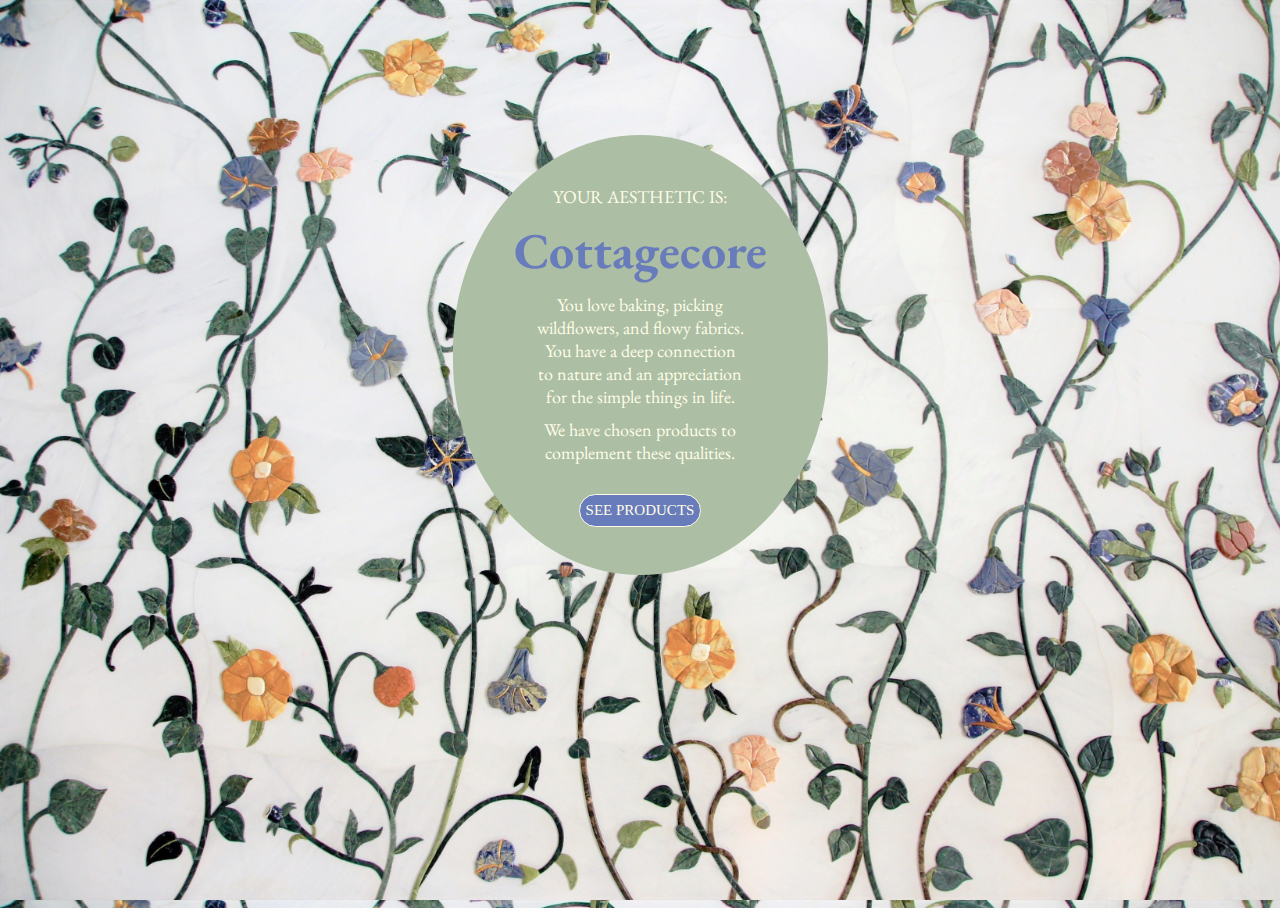
<file: ccIndex.html>
<!DOCTYPE html>
<html lang="en">
<head>
    <meta charset="UTF-8">
    <meta http-equiv="X-UA-Compatible" content="IE=edge">
    <meta name="viewport" content="width=device-width, initial-scale=1.0">
    <title>CC Landing Page</title>
    <link rel="stylesheet" href="ccApp.css">
</head>
<body class= "flex-column-center text-center" background="ccImages/CC_Background.jpg" style="background-size: cover">
    <div class="spotlight" style="background-color: #ACBEA3">

    </div>
</body>
</html>

<body background="ccImages/CC_Background.jpg" style="background-size: cover">
    <div class="flex-column-center text-center scrolling">
        <div class= "spotlight product-list" style="background-color: #ACBEA3">
            <h3 class= 'CC-Font' id="Your Aesthetic Is" style="padding-bottom: 1rem">YOUR AESTHETIC IS:</h3>
            <h1 class= 'CC-Font' id="Aesthetic" style="padding-bottom: 1rem; color: #687BBA"> Cottagecore</h1> 
            <h3 class= 'CC-Font' id="Description" style="padding-bottom: 1rem">You love baking, picking<br>
                wildflowers, and flowy fabrics.<br>
                You have a deep connection<br>
                to nature and an appreciation<br>
                for the simple things in life.</h3>
            <h3 class= 'CC-Font' id="Sell" style="padding-bottom: 3rem">We have chosen products to<br>complement these qualities.</h3>
            <a style= 'color: #FFFDE7' class="CC-btn" href="ccProducts.html">SEE PRODUCTS</a>
        </div>
    </div>
</body>
</html>
</file>
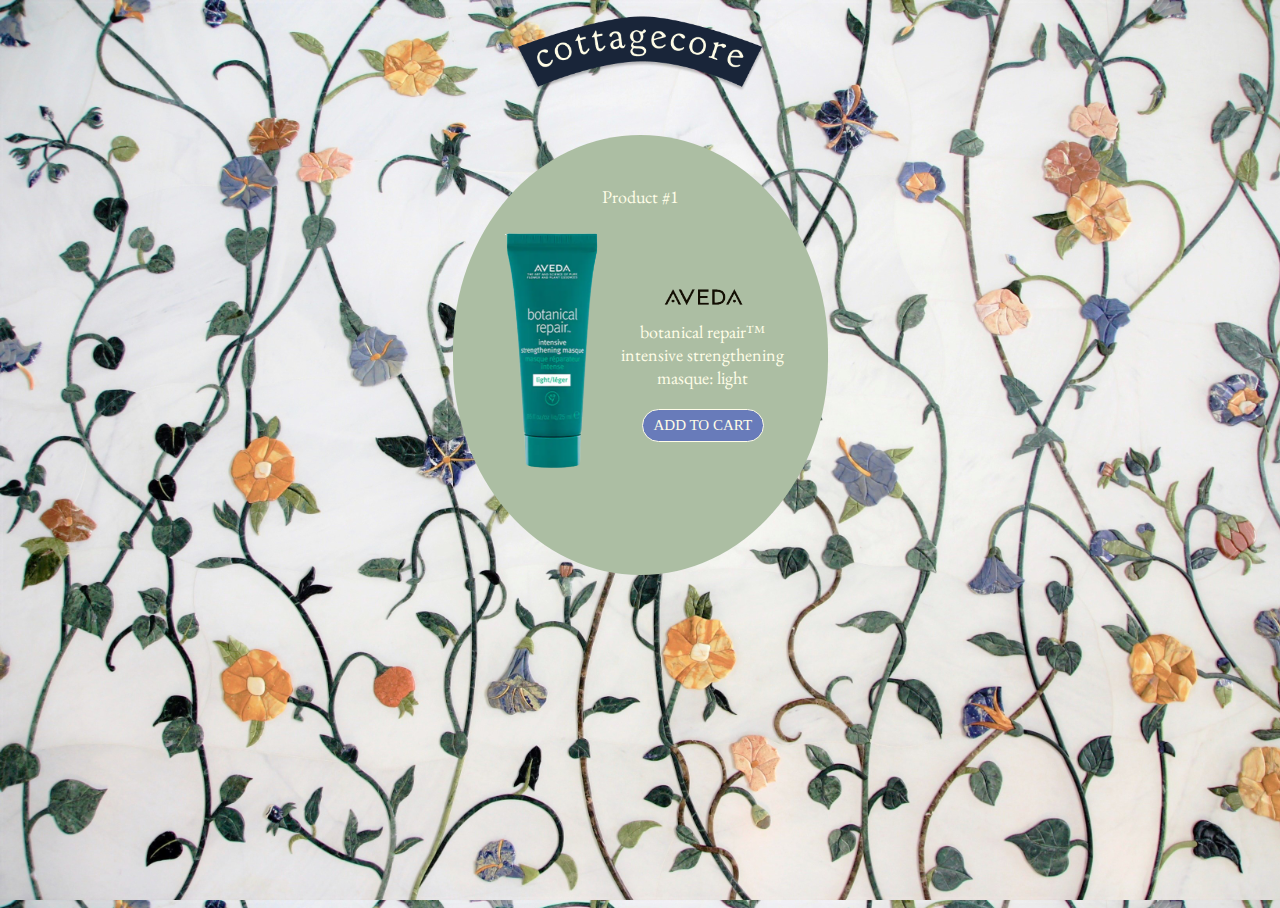
<file: ccProducts.html>
<!DOCTYPE html>
<html lang="en">
<head>
    <meta charset="UTF-8">
    <meta http-equiv="X-UA-Compatible" content="IE=edge">
    <meta name="viewport" content="width=device-width, initial-scale=1.0">
    <title>CC Landing Page</title>
    <link rel="stylesheet" href="ccApp.css">
</head>
<body background="ccImages/CC_Background.jpg" style="background-size: cover">
    <div class="flex-column-center text-center">
        <img src="ccImages/CC_Label.png" alt="CC" width="250" height= "auto">
        <div class= "spotlight product-list" style="background-color: #ACBEA3">
            <h3 class= 'CC-Font' id="Product 1">Product #1</h3>
            <div class="product" style="padding-bottom: 10rem; padding-top: 2rem;">
                <img src="ccImages/AV_ISM_Hair.png" alt="Aveda Hair Masque" width="auto" height="250" style="padding-right: 0.5rem">
                <div class="flex-column-center text-center">
                    <img class= 'img-top' src="ccImages/Aveda_Logo.png" alt="Aveda Logo" width="100" height="auto" style="padding-top: 3rem; padding-bottom: 1rem">
                    <h3 class= 'CC-Font' id="Product Name" style="padding-bottom: 2rem">botanical repair™<br>intensive strengthening<br>masque: light</h3>
                    <a class="CC-btn" href="https://www.aveda.com/product/17754/80717/hair-care/treatment-masques/botanical-repair-intensive-strengthening-masque-light#/shade/.85_fl_oz%2F25_ml_-_travel_size">ADD TO CART</a>
                </div>
            </div>
            <h3 class= 'CC-Font' id="Product 2">Product #2</h3>
            <div class="product" style="padding-bottom: 10rem">
                <img src="ccImages/C_Soap_Trio.png" alt="Clinique Bar Soap" width="200" height="auto" style="padding-right: 0.5rem">
                <div class="flex-column-center text-center">
                    <img class= 'img-top' src="ccImages/Clinique_Logo.webp" alt="Clinique Logo" width="100" height="auto" style="padding-top: 3rem; padding-bottom: 1rem">
                    <h3 class= 'CC-Font' id="Product Name" style="padding-bottom: 2rem">3 Little Soaps<br>with Travel Dish<br>- Mild</h3>
                    <a class="CC-btn" href="https://www.clinique.com/product/1572/5168/3-step/step-1-cleanse/3-little-soaps-with-travel-dish--mild?size=4.5_oz_-_Skin_Type_2">ADD TO CART</a>
                </div>
            </div>
            <h3 class= 'CC-Font' id="Product 3">Product #3</h3>
            <div class="product" style="padding-bottom: 10rem">
                <img src="ccImages/MAC_LipG_C.png" alt="MAC Lip Glass in C-Thru" width="100" height="auto">
                <div class="flex-column-center text-center">
                    <img class= 'img-top' src="ccImages/MAC_Logo.png" alt="MAC Logo" width="100" height="auto" style="padding-top: 3rem; padding-bottom: 1rem">
                    <h3 class= 'CC-Font' id="Product Name" style="padding-bottom: 2rem">Lipglass Mini<br>in C-Thru</h3>
                    <a class="CC-btn" href="https://www.maccosmetics.com/product/13853/30810/products/makeup/lips/lip-gloss/lipglass-mini-mac#!/shade/C-Thru">ADD TO CART</a>
                </div>
            </div>
            <h3 class= 'CC-Font' id="Product 4">Product #4</h3>
            <div class="product" style="padding-bottom: 10rem">
                <img src="ccImages/O_Pret_Trio.png" alt="Skin Prettifiers" width="190" height="auto">
                <div class="flex-column-center text-center">
                    <img class= 'img-top' src="ccImages/Origins_Logo.png" alt="Origins Logo" width="100" height="auto" style="padding-top: 3rem; padding-bottom: 1rem">
                    <h3 class= 'CC-Font' id="Product Name" style="padding-bottom: 2rem">Cleansing, Retexturizing<br>And Mattifying Trio</h3>
                    <a class="CC-btn" href="https://www.origins.com/product/15341/85575/skincare/skincare-gifts/skin-prettifiers/cleansing-retexturizing-and-mattifying-trio#/sku/129183">ADD TO CART</a>
                </div>
            </div>
            <h3 class= 'CC-Font' id="Product 5">Product #5</h3>
            <div class="product" style="padding-bottom: 10rem">
                <img src="ccImages/TF_PBalm.png" alt="Too Faced Pillow Balm" width="130" height="auto" style="padding-right: 0.5rem">
                <div class="flex-column-center text-center">
                    <img class= 'img-top' src="ccImages/Too_Faced_Logo.webp" alt="TF Logo" width="120" height="auto" style="padding-top: 3rem; padding-bottom: 1rem">
                    <h3 class= 'CC-Font' id="Product Name" style="padding-bottom: 2rem">Travel Hangover<br> Pillow Balm<br>Lip Treatment</h3>
                    <a class="CC-btn" href="https://www.toofaced.com/product/24722/86334/skin-care/lip-treatments/travel-size-hangover-pillow-balm-lip-treatment/hydrating-balm-infused-with-fruit-oils-coconut-water">ADD TO CART</a>
                </div>
            </div>
            <h3 class= 'CC-Font' id="Product 6">Product #6</h3>
            <div class="product" style="padding-bottom: 10rem">
                <img src="ccImages/MAC_Blush_FP.png" alt="MAC Fleur Power Blush" width="200" height="auto" style="padding-right: 0.5rem">
                <div class="flex-column-center text-center">
                    <img class= 'img-top' src="ccImages/MAC_Logo.png" alt="MAC Logo" width="100" height="auto" style="padding-top: 3rem; padding-bottom: 1rem">
                    <h3 class= 'CC-Font' id="Product Name" style="padding-bottom: 2rem">Powder Blush<br>in Fleur Power</h3>
                    <a class="CC-btn" href="https://www.maccosmetics.com/product/13842/329/products/makeup/face/blush-bronzer/powder-blush#!/shade/Fleur_Power">ADD TO CART</a>
                </div>
            </div>
            <h3 class= 'CC-Font' id="Product 7">Product #7</h3>
            <div class="product" style="padding-bottom: 10rem">
                <img src="ccImages/JM_BB_Cologne.png" alt="Jo Malone Blackberry & Bay Cologne" width="130" height="auto" style="padding-right: 0.5rem">
                <div class="flex-column-center text-center">
                    <img class= 'img-top' src="ccImages/Jo_Malone_Logo.png" alt="Jo Malone Logo" width="125" height="75" style="padding-top: 3rem">
                    <h3 class= 'CC-Font' id="Product Name" style="padding-bottom: 2rem">Blackberry & Bay<br>Cologne</h3>
                    <a class="CC-btn" href="https://www.jomalone.com/product/25946/23540/colognes/blackberry-bay-cologne?size=100ml">ADD TO CART</a>
                </div>
            </div>
        </div>
    </div>
</body>
</html>
</file>
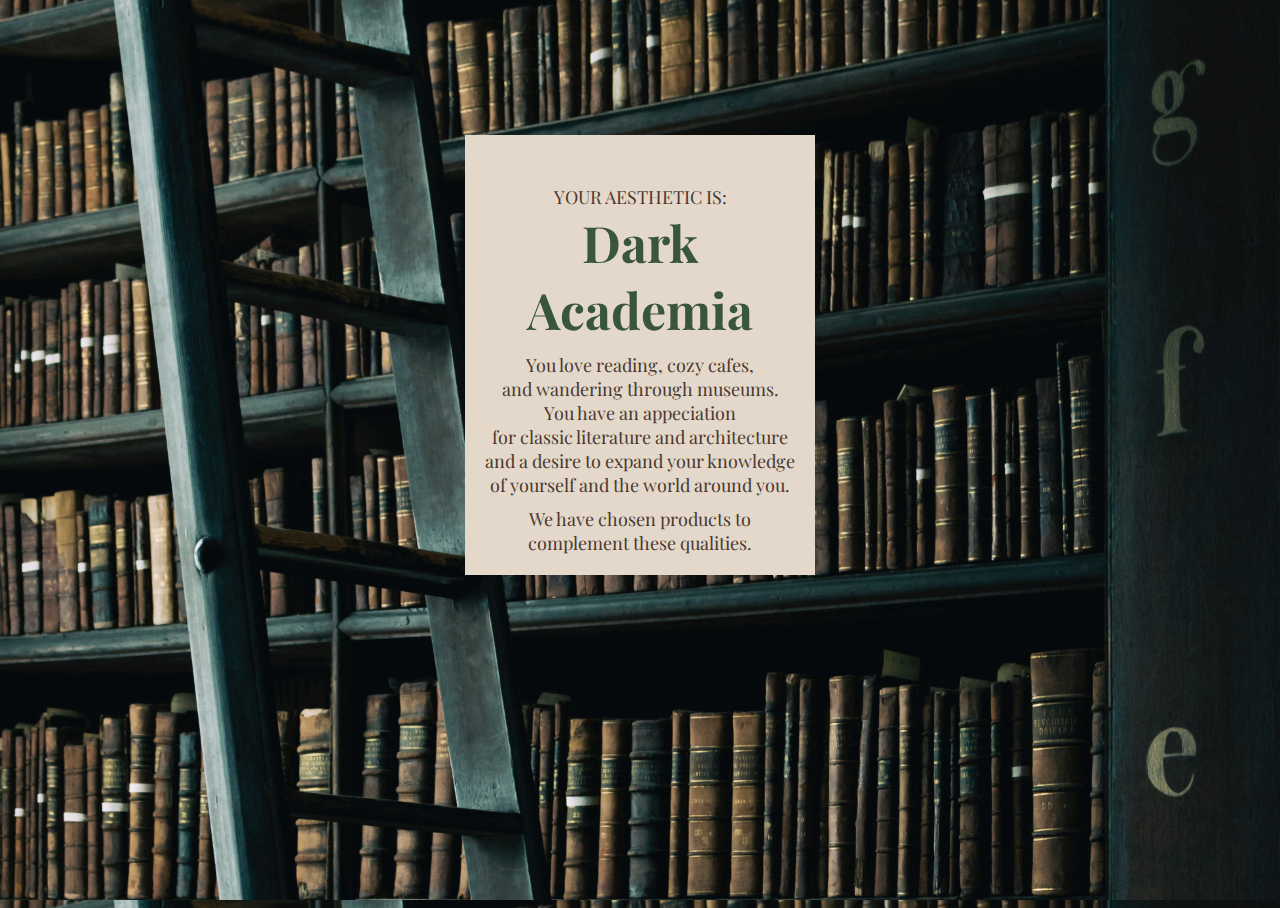
<file: DA_Index.html>
<!DOCTYPE html>
<html lang="en">
<head>
    <meta charset="UTF-8">
    <meta http-equiv="X-UA-Compatible" content="IE=edge">
    <meta name="viewport" content="width=device-width, initial-scale=1.0">
    <title>DA Landing Page</title>
    <link rel="stylesheet" href="daApp.css">
</head>
<body background= "DA_Images/DA_Background.jpg" style="background-size: cover">
    <div class="flex-column-center text-center scrolling">
        <div class="spotlight-sq product-list" style="background-color: #E3D8CA">
            <h3 class= 'DA-Font' id="Your Aesthetic Is">YOUR AESTHETIC IS:</h3>
            <h1 class= 'DA-Font' id="Aesthetic" style="padding-bottom: 1rem; color: #39563C"> Dark Academia</h1> 
            <h3 class= 'DA-Font' id="Description" style="padding-bottom: 1rem">You love reading, cozy cafes,<br>
                and wandering through museums.<br>
                You have an appeciation<br>
                for classic literature and architecture<br>
                and a desire to expand your knowledge<br> 
                of yourself and the world around you.</h3>
                <h3 class= 'DA-Font' id="Sell" style="padding-bottom: 3rem">We have chosen products to<br>complement these qualities.</h3>
            <a class="DA-btn" href="DA_Products.html">SEE PRODUCTS</a>
        </div>
    </div>
</body>
</html>
</file>
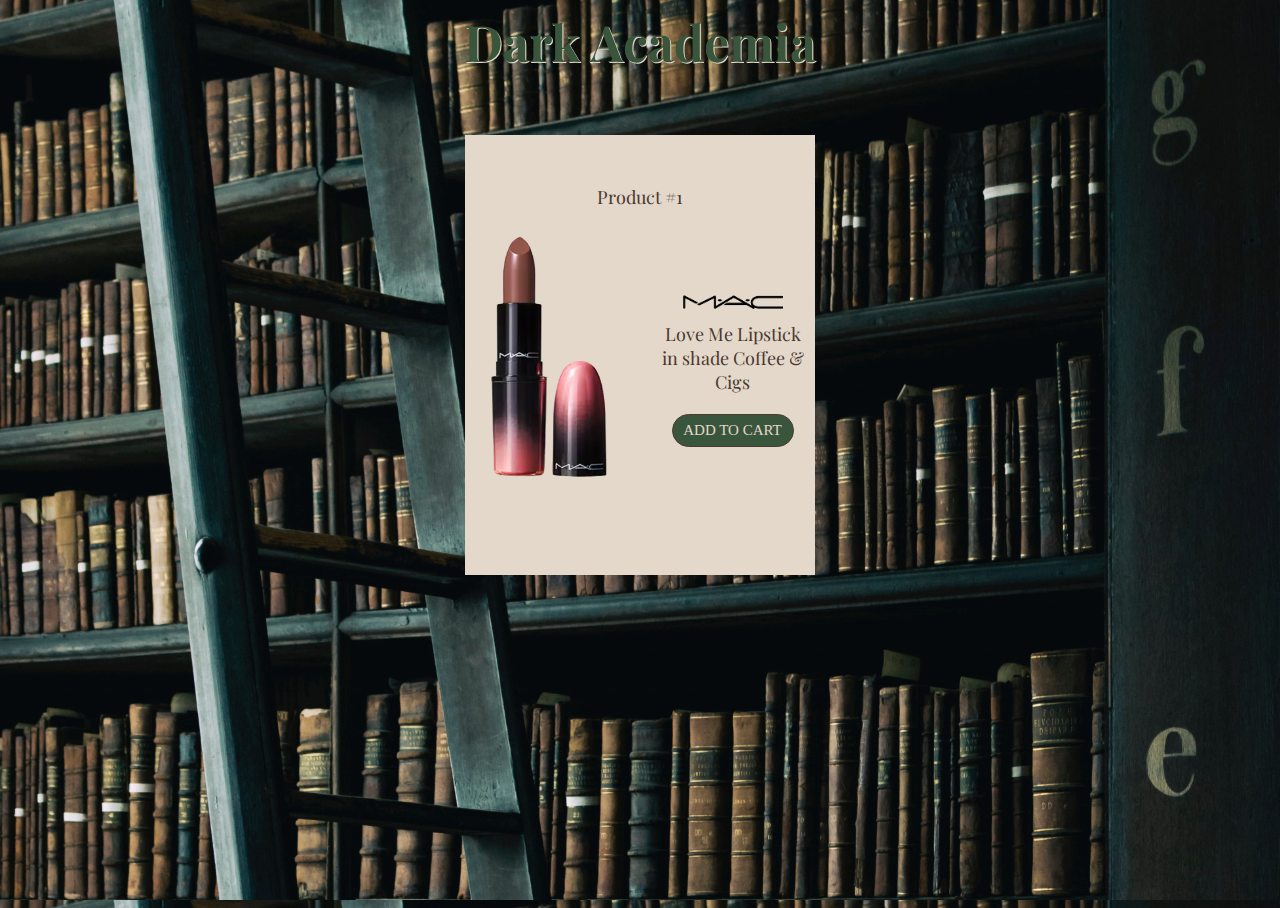
<file: DA_Products.html>
<!DOCTYPE html>
<html lang="en">
<head>
    <meta charset="UTF-8">
    <meta http-equiv="X-UA-Compatible" content="IE=edge">
    <meta name="viewport" content="width=device-width, initial-scale=1.0">
    <title>DA Products</title>
    <link rel="stylesheet" href="daApp.css">
</head>
<body background= "DA_Images/DA_Background.jpg" style="background-size: cover">
    <div class="flex-column-center text-center">
        <h1 class= 'DA-Font' id="Aesthetic" style="color: #39563C; text-shadow: 0.5px 0.5px #E3D8CA">Dark Academia</h1>
        <div class="spotlight-sq product-list" style="background-color: #E3D8CA">
            <h3 class= 'DA-Font' id="Product 1">Product #1</h3>
            <div class="product" style="padding-bottom: 10rem">
                <img src="DA_Images/MAC_Lipstick_C&C.png" alt="MAC Lipstick" width="175" height="auto" style="padding-right: 1rem">
                <div class="flex-column-center text-center">
                    <img src="DA_Images/MAC_Logo.png" alt="MAC Logo" width="100" height="auto" style="padding-top: 3rem; padding-bottom: 1rem">
                    <h3 class= 'DA-Font' id="Product Name" style="padding-bottom: 2rem">Love Me Lipstick<br>in shade Coffee & Cigs</h3>
                    <a class="DA-btn" href="https://www.maccosmetics.com/product/13854/68146/products/makeup/lips/lipstick/love-me-lipstick#!/shade/Coffee_%26_Cigs">ADD TO CART</a>
                </div>
            </div>
            <h3 class= 'DA-Font' id="Product 2">Product #2</h3>
            <div class="product" style="padding-bottom: 10rem">
                <img src="DA_Images/EL_SE_Mascara.png" alt="EL Mascara" width="175" height="auto" style="padding-right: 1.5rem">
                <div class="flex-column-center text-center">
                    <img src="DA_Images/Estee_Lauder_Logo.png" alt="EL Logo" width="130" height="auto" style="padding-top: 3rem; padding-bottom: 1rem">
                    <h3 class= 'DA-Font' id="Product Name" style="padding-bottom: 2rem">Sumptuous Extreme<br>Lash Multiplying<br>Volume Mascara</h3>
                    <a class="DA-btn" href="https://www.esteelauder.com/product/631/37770/product-catalog/makeup/sumptuous-extreme/lash-multiplying-volume-mascara#">ADD TO CART</a>
                </div>
            </div>
            <h3 class= 'DA-Font' id="Product 3">Product #3</h3>
            <div class="product" style="padding-bottom: 10rem">
                <img src="DA_Images/BB_HI_Primer.png" alt="BB HI Oil Primer" width="130" height="auto">
                <div class="flex-column-center text-center">
                    <img src="DA_Images/B&B_Logo.png" alt="BB Logo" width="200" height="auto" style="padding-top: 3rem">
                    <h3 class= 'DA-Font' id="Product Name" style="padding-bottom: 2rem">Hairdresser's<br>Invisible Oil</h3>
                    <a class="DA-btn" href="https://www.bumbleandbumble.com/product/19055/31247/style/pre-stylers/hairdressers-invisible-oil-heatuv-protective-primer#/sku/66176">ADD TO CART</a>
                </div>
            </div>
            <h3 class= 'DA-Font' id="Product 4">Product #4</h3>
            <div class="product" style="padding-bottom: 10rem">
                <img src="DA_Images/BB_Lip_Balm.png" alt="Bobbi Lip Balm" width="200" height="auto">
                <div class="flex-column-center text-center">
                    <img src="DA_Images/BBrown_Logo.webp" alt="BB Logo" width="130" height="auto" style="padding-top: 3rem; padding-bottom: 1rem">
                    <h3 class= 'DA-Font' id="Product Name" style="padding-bottom: 2rem">Lip Balm<br>SPF 15</h3>
                    <a class="DA-btn" href="https://www.bobbibrowncosmetics.com/product/17898/8221/new/travel-essentials/lip-balm-spf-15">ADD TO CART</a>
                </div>
            </div>
            <h3 class= 'DA-Font' id="Product 5">Product #5</h3>
            <div class="product" style="padding-bottom: 10rem">
                <img src="DA_Images/JM_BWL_Cologne.png" alt="JM BWL" width="150" height="auto" style="padding-right: 1.5rem">
                <div class="flex-column-center text-center">
                    <img src="DA_Images/Jo_Malone_Logo.png" alt="BB Logo" width="100" height="auto" style="padding-top: 3rem">
                    <h3 class= 'DA-Font' id="Product Name" style="padding-bottom: 2rem">Hairdresser's<br>Invisible Oil</h3>
                    <a class="DA-btn" href="https://www.jomalone.com/product/25946/62823/prodcat/colognes/bronze-wood-leather-cologne-intense">ADD TO CART</a>
                </div>
            </div>
            <h3 class= 'DA-Font' id="Product 6">Product #6</h3>
            <div class="product" style="padding-bottom: 10rem">
                <img src="DA_Images/TF_CS_Bronz.png" alt="JM BWL" width="175 height="auto" style="padding-right: 1.5rem">
                <div class="flex-column-center text-center">
                    <img src="DA_Images/Too_Faced_Logo.webp" alt="TF Logo" width="130" height="auto" style="padding-top: 3rem; padding-bottom: 1rem">
                    <h3 class= 'DA-Font' id="Product Name" style="padding-bottom: 2rem">Travel Chocolate<br>Soleil Bronzer</h3>
                    <a class="DA-btn" href="https://www.toofaced.com/product/23478/59163/face-makeup/bronzer/travel-size-chocolate-soleil-bronzer/long-lasting-buildable-bronzer">ADD TO CART</a>
                </div>
            </div>
            <h3 class= 'DA-Font' id="Product 7">Product #7</h3>
            <div class="product" style="padding-bottom: 10rem">
                <img src="DA_Images/LL_Book.png" alt="JM BWL" width="175" height="autp" style="padding-right: 1.5rem">
                <div class="flex-column-center text-center">
                    <img src="DA_Images/Le_Labo_Logo.png" alt="BB Logo" width="100" height="auto" style="padding-top: 3rem; padding-bottom: 1rem">
                    <h3 class= 'DA-Font' id="Product Name" style="padding-bottom: 2rem">Design Book</h3>
                    <a class="DA-btn" href="https://www.lelabofragrances.com/design-book-345.html?size=os">ADD TO CART</a>
                </div>
            </div>
        </div>
    </div>
</body>
</html>
</file>
<file: ccApp.css>
@import url('https://fonts.googleapis.com/css2?family=Playfair+Display:ital@1&display=swap');
@import url('https://fonts.googleapis.com/css2?family=EB+Garamond&display=swap');
@import url('https://fonts.googleapis.com/css2?family=Turret+Road&display=swap');
@import url('//db.onlinewebfonts.com/c/1303f23ac6a9bad6b7d1978d846636d2?family=Optima+LT+Std');

:root {
    font-size: 62.5%;
    width: 100%;
    height: 100%;
}

/* *{
    font-family: Playfair Display, serif;
    margin: 0;
    padding: 0;
    color: #E9D6C3 
} */

html,body {
    height:100%;
}

h1,
h2,
h3,
h4 {
    margin-bottom: 1rem;
}

h1{
    font-size: 5rem;
    margin-bottom: 2rem;
}
h1 > span {
    font-size: 2.4rem;
    font-weight: 100;
}
h2{
    font-size: 1.8rem;
    margin-bottom: 1rem;
    margin-top: 1rem;
    font-weight: 50;
}
h3{
    font-size: 1.8rem;
    margin-bottom: 1rem;
    margin-top: 1rem;
    font-weight: 50;
}
h4{
    font-size: 1.8rem;
    margin-bottom: 3rem;
    margin-top: 3rem;
    margin-left: 1rem;
    margin-right: 1rem;
    font-weight: 50;
}


/* UTILITIES */

.overlay {
    position: absolute;
    top: 10vh;
    display: flex; 
    width: 100vw; 
    height: 80vh; 
    background-color: rgba(75, 56, 48, 1); 
    z-index: 2; /* Specify a stack order in case you're using a different order for other elements */
    cursor: pointer; /* Add a pointer on hover */
  }

.spotlight {
    position: absolute;
    top: 15vh;
    display: flex;  
    z-index: 2; /* Specify a stack order in case you're using a different order for other elements */
    width: 37.5rem;
    border-radius: 350px / 400px;
}

.spotlight-sq {
    position: absolute;
    top: 15vh;
    display: flex;  
    z-index: 2; /* Specify a stack order in case you're using a different order for other elements */
    width: 35rem;
    height: 30rem;
}

.spotlight-flag {
    position: relative;
    box-sizing: content-box;
    padding-top: 5rem;
    z-index: 2; /* Specify a stack order in case you're using a different order for other elements */
    width: 35rem;
    height: 30rem;
}

.spotlight-flag:after {
    content: "";
    position: absolute;
    left: 0;
    bottom: 0;
    width: 0;
    height: 0;
    border-bottom: 5rem solid #eee;
    border-left: 17.5rem solid transparent;
    border-right: 17.5rem solid transparent;
    z-index: 2; /* Specify a stack order in case you're using a different order for other elements */
}

.container {
    width: 100vw;
    height: 100vh;
    display: flex;
    justify-content: center;
    align-items: center;
    max-width: 80rem;
    margin: 0 auto;
}

.container > * {
    width: 100%;
}

.product-list {
    display: flex;
    flex-direction: column;
    align-items: center;
    text-align: center;
    padding-top: 5rem;
    overflow: scroll;
    height: 39rem;
}

.product {
    display: flex;
    position: relative;
    height: 100vh;
    flex-direction: row;
    align-items: center;
    flex-grow: 1;
}

.product-info {
    display: flex;
    flex-direction: column;
    align-items: center;
}

.flex-column-center{
    display: flex;
    flex-direction: column;
    align-items: center;
}

.flex-row-center{
    display: flex;
    flex-direction: row;
    align-items: center;
}

.align-center{
    align-items: center;
}

.justify-center {
    justify-content: center;
}

.text-center {
    text-align: center;
}

.scrolling {
    overflow: scroll;
}

::-webkit-scrollbar {
    display: none; /* hides scrollbars */
}

/* FONTS */

.DA-Font {
	font-family: Playfair Display, serif;
    margin: 0;
    padding: 0;
    color: #E9D6C3;
}

.CC-Font {
	font-family: 'EB Garamond', serif; 
    margin: 0;
    padding: 0;
    color: #FFFDE7; 
}

.EC-Font {
	font-family: 'Turret Road', cursive;
    margin: 0;
    padding: 0;
    color: #F5F5F5; 
}



/* BUTTONS */

.DA-btn {
    font-size: 1.5rem;
    padding: 0.7rem 0;
    width: 12rem;
    text-align: center;
    border: 0.1rem solid #E9D6C3;
    border-radius: 25px;
    margin-bottom: 1rem;
    text-decoration: none;
    font-family: "Optima LT Std";
    color: #E9D6C3;
    background-color: #30321C;
}

.CC-btn {
    font-size: 1.5rem;
    padding: 0.7rem 0;
    width: 12rem;
    text-align: center;
    border: 0.1rem solid #FFFDE7;
    border-radius: 25px;
    margin-bottom: 1rem;
    text-decoration: none;
    font-family: "Optima LT Std";
    color: #FFFDE7;
    background-color: #687BBA;
}

.EC-btn {
    font-size: 1.5rem;
    padding: 0.7rem 0;
    width: 12rem;
    text-align: center;
    border: 0.1rem solid #F5F5F5;
    border-radius: 25px;
    margin-bottom: 1rem;
    text-decoration: none;
    font-family: "Optima LT Std";
    color: #393E41;
    background-color: #2B237D;
}

.DA-btn:hover {
    cursor: pointer;
    box-shadow: 0 0.4rem 2.4rem 0 rgba(0, 0, 0, 0.5); 
    transform: translateY(-0.1rem);
    transition: transform 150ms;
}

.CC-btn:hover {
    cursor: pointer;
    box-shadow: 0 0.4rem 2.4rem 0 rgba(0, 0, 0, 0.5); 
    transform: translateY(-0.1rem);
    transition: transform 150ms;
}

.EC-btn:hover {
    cursor: pointer;
    box-shadow: 0 0.4rem 2.4rem 0 rgba(0, 0, 0, 0.5); 
    transform: translateY(-0.1rem);
    transition: transform 150ms;
}

.btn[disabled]:hover {
    cursor: not-allowed;
    box-shadow: none;
    transform: none;
}
</file>
<file: daApp.css>
@import url('https://fonts.googleapis.com/css2?family=Playfair+Display:ital@1&display=swap');
@import url('https://fonts.googleapis.com/css2?family=EB+Garamond&display=swap');
@import url('https://fonts.googleapis.com/css2?family=Turret+Road&display=swap');
@import url('//db.onlinewebfonts.com/c/1303f23ac6a9bad6b7d1978d846636d2?family=Optima+LT+Std');

:root {
    font-size: 62.5%;
    width: 100%;
    height: 100%;
}

/* *{
    font-family: Playfair Display, serif;
    margin: 0;
    padding: 0;
    color: #E9D6C3 
} */

html,body {
    height:100%;
}

h1,
h2,
h3,
h4 {
    margin-bottom: 1rem;
}

h1{
    font-size: 5rem;
    margin-bottom: 2rem;
}
h1 > span {
    font-size: 2.4rem;
    font-weight: 100;
}
h2{
    font-size: 1.8rem;
    margin-bottom: 1rem;
    margin-top: 1rem;
    font-weight: 50;
}
h3{
    font-size: 1.8rem;
    margin-bottom: 1rem;
    margin-top: 1rem;
    font-weight: 50;
}
h4{
    font-size: 1.8rem;
    margin-bottom: 3rem;
    margin-top: 3rem;
    margin-left: 1rem;
    margin-right: 1rem;
    font-weight: 50;
}


/* UTILITIES */

.overlay {
    position: absolute;
    top: 10vh;
    display: flex; 
    width: 100vw; 
    height: 80vh; 
    background-color: rgba(75, 56, 48, 1); 
    z-index: 2; /* Specify a stack order in case you're using a different order for other elements */
    cursor: pointer; /* Add a pointer on hover */
  }

.spotlight {
    position: absolute;
    top: 15vh;
    display: flex;  
    z-index: 2; /* Specify a stack order in case you're using a different order for other elements */
    width: 37.5rem;
    border-radius: 350px / 400px;
}

.spotlight-sq {
    position: absolute;
    top: 15vh;
    display: flex;  
    z-index: 2; /* Specify a stack order in case you're using a different order for other elements */
    width: 35rem;
    height: 30rem;
}

.spotlight-flag {
    position: relative;
    box-sizing: content-box;
    padding-top: 5rem;
    z-index: 2; /* Specify a stack order in case you're using a different order for other elements */
    width: 35rem;
    height: 30rem;
}

.spotlight-flag:after {
    content: "";
    position: absolute;
    left: 0;
    bottom: 0;
    width: 0;
    height: 0;
    border-bottom: 5rem solid #eee;
    border-left: 17.5rem solid transparent;
    border-right: 17.5rem solid transparent;
    z-index: 2; /* Specify a stack order in case you're using a different order for other elements */
}

.container {
    width: 100vw;
    height: 100vh;
    display: flex;
    justify-content: center;
    align-items: center;
    max-width: 80rem;
    margin: 0 auto;
}

.container > * {
    width: 100%;
}

.product-list {
    display: flex;
    flex-direction: column;
    align-items: center;
    text-align: center;
    padding-top: 5rem;
    overflow: scroll;
    height: 39rem;
}

.product {
    display: flex;
    position: relative;
    height: 100vh;
    flex-direction: row;
    align-items: center;
    flex-grow: 1;
}

.product-info {
    display: flex;
    flex-direction: column;
    align-items: center;
}

.flex-column-center{
    display: flex;
    flex-direction: column;
    align-items: center;
}

.flex-row-center{
    display: flex;
    flex-direction: row;
    align-items: center;
}

.align-center{
    align-items: center;
}

.justify-center {
    justify-content: center;
}

.text-center {
    text-align: center;
}

.scrolling {
    overflow: scroll;
}

::-webkit-scrollbar {
    display: none; /* hides scrollbars */
}

/* FONTS */

.DA-Font {
	font-family: Playfair Display, serif;
    margin: 0;
    padding: 0;
    color: #4B3830;
}

.CC-Font {
	font-family: 'EB Garamond', serif; 
    margin: 0;
    padding: 0;
    color: #FFFDE7; 
}

.EC-Font {
	font-family: 'Turret Road', cursive;
    margin: 0;
    padding: 0;
    color: #2D3A3A; 
}



/* BUTTONS */

.DA-btn {
    font-size: 1.5rem;
    padding: 0.7rem 0;
    width: 12rem;
    text-align: center;
    border: 0.1rem solid #4B3830;
    border-radius: 25px;
    margin-bottom: 1rem;
    text-decoration: none;
    font-family: "Optima LT Std";
    color: #E3D8CA;
    background-color: #39563C;
}

.CC-btn {
    font-size: 1.5rem;
    padding: 0.7rem 0;
    width: 12rem;
    text-align: center;
    border: 0.1rem solid #FFFDE7;
    border-radius: 25px;
    margin-bottom: 1rem;
    text-decoration: none;
    font-family: "Optima LT Std";
    color: #FFFDE7;
    background-color: #687BBA;
}

.EC-btn {
    font-size: 1.5rem;
    padding: 0.7rem 0;
    width: 12rem;
    text-align: center;
    border: 0.1rem solid #F5F5F5;
    border-radius: 25px;
    margin-bottom: 1rem;
    text-decoration: none;
    font-family: "Optima LT Std";
    color: #F5F5F5;
    background-color: #621708;
}

.DA-btn:hover {
    cursor: pointer;
    box-shadow: 0 0.4rem 2.4rem 0 rgba(0, 0, 0, 0.5); 
    transform: translateY(-0.1rem);
    transition: transform 150ms;
}

.CC-btn:hover {
    cursor: pointer;
    box-shadow: 0 0.4rem 2.4rem 0 rgba(0, 0, 0, 0.5); 
    transform: translateY(-0.1rem);
    transition: transform 150ms;
}

.EC-btn:hover {
    cursor: pointer;
    box-shadow: 0 0.4rem 2.4rem 0 rgba(0, 0, 0, 0.5); 
    transform: translateY(-0.1rem);
    transition: transform 150ms;
}

.btn[disabled]:hover {
    cursor: not-allowed;
    box-shadow: none;
    transform: none;
}
</file>
